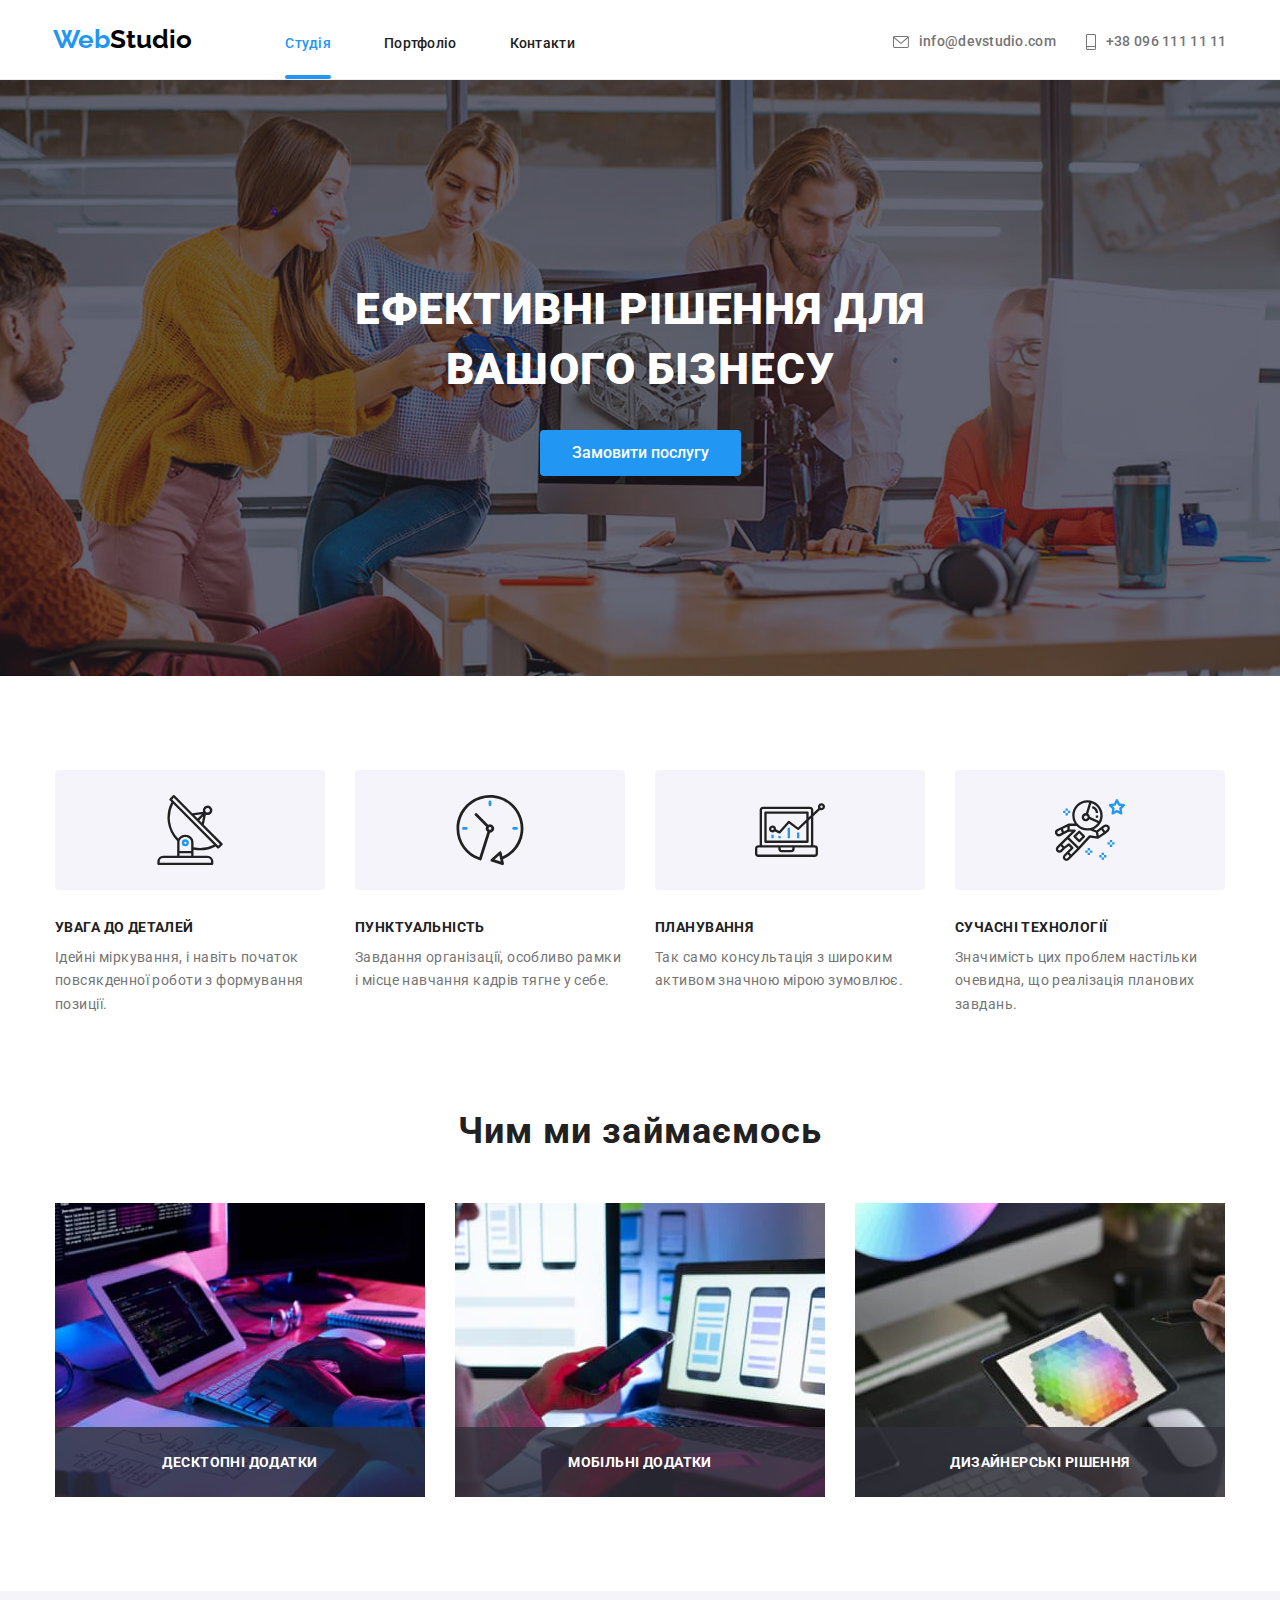
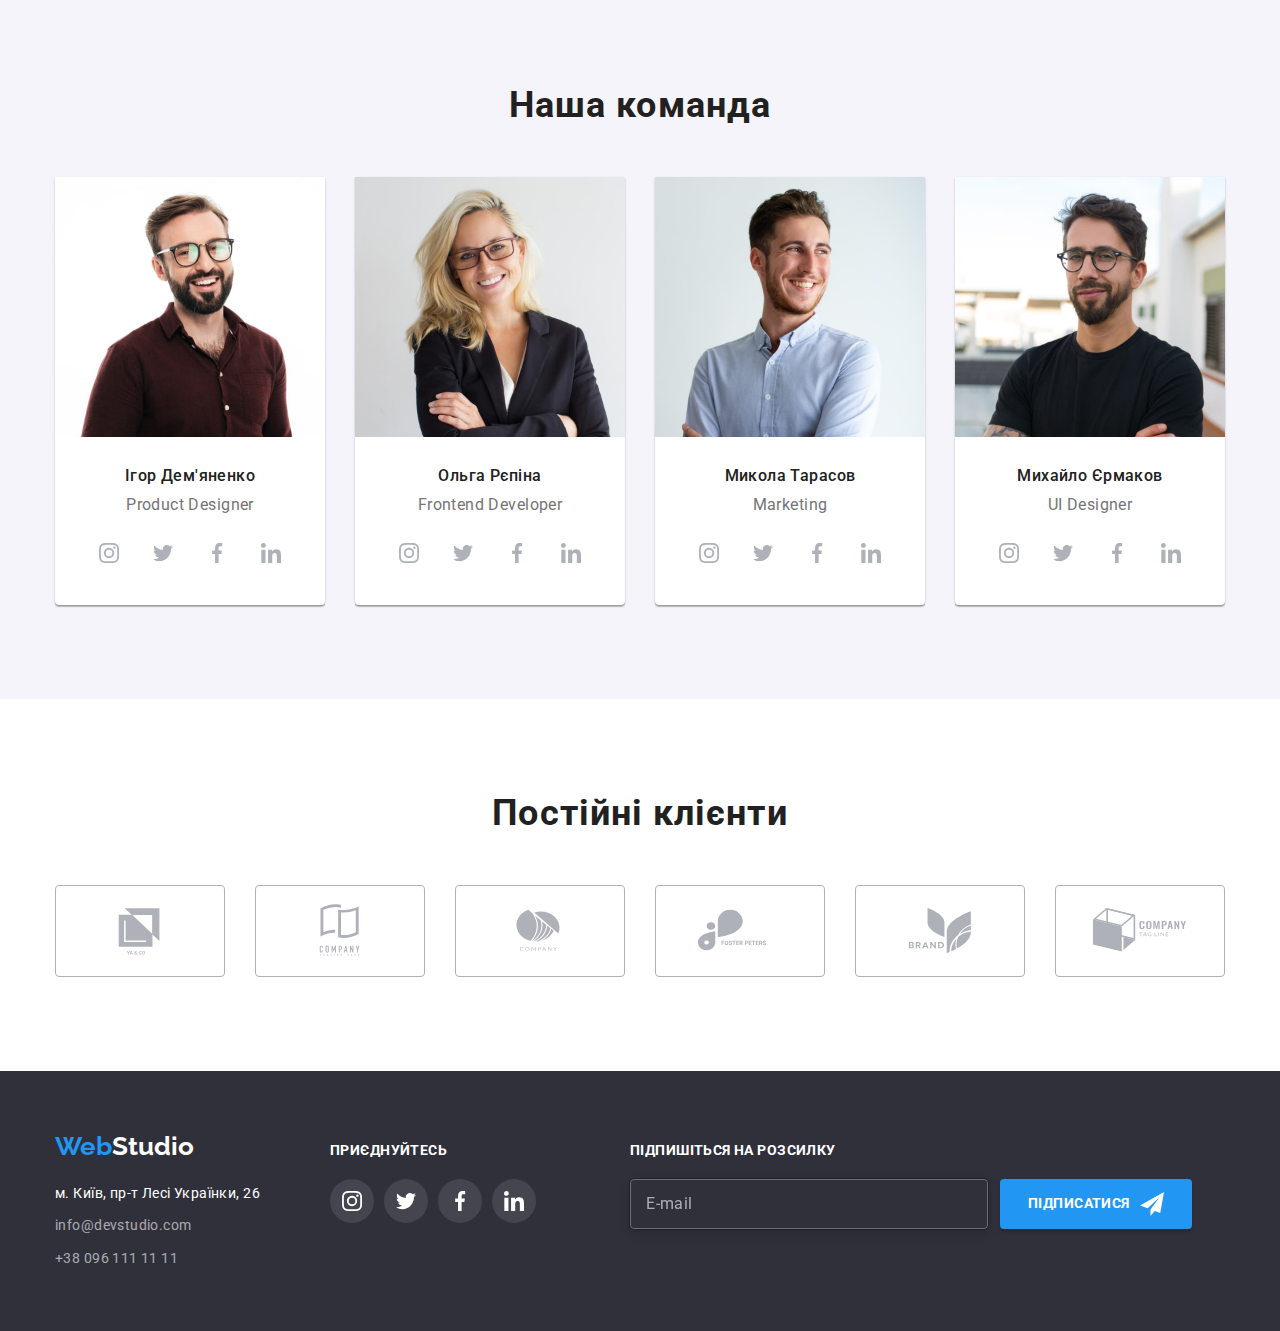
<file: index.html>
<!DOCTYPE html>
<html lang="uk">
  <head>
    <meta charset="UTF-8" />
    <meta http-equiv="X-UA-Compatible" content="IE=edge" />
    <meta name="viewport" content="width=device-width, initial-scale=1.0" />
    <title>Студія</title>
    <link rel="preconnect" href="https://fonts.googleapis.com" />
    <link rel="preconnect" href="https://fonts.gstatic.com" crossorigin />
    <link
      rel="stylesheet"
      href="https://cdnjs.cloudflare.com/ajax/libs/modern-normalize/1.1.0/modern-normalize.css"
    />
    <link
      href="https://fonts.googleapis.com/css2?family=Raleway:wght@700&family=Roboto:wght@400;500;700;900&display=swap"
      rel="stylesheet"
    />
    <link rel="stylesheet" href="./css/styles.css" />
  </head>
  <body>
    <header class="header">
      <div class="container container-header">
        <!--Логотип-->
        <a class="logo" href="./index.html"
          ><span class="logo-color">Web</span>Studio</a
        >
        <!--Навігація-->
        <nav class="site-nav">
          <ul class="list-nav">
            <li class="list-item">
              <a class="page" href="./index.html">Студія</a>
            </li>
            <li class="list-item">
              <a href="./portfolio.html">Портфоліо</a>
            </li>
            <li class="list-item"><a href="">Контакти</a></li>
          </ul>
        </nav>
        <!--Зв'язок з нами-->

        <ul class="contacts">
          <li class="contact-item">
            <a class="contact-icon" href="mailto:info@devstudio.com">
              <svg class="email" width="16" height="12">
                <use href="./images/symbol-defs.svg#icon-envelope-hover"></use>
              </svg>
              info@devstudio.com</a
            >
          </li>
          <li class="contact-item">
            <a class="contact-icon" href="tel:+380961111111">
              <svg class="phone" width="10" height="16">
                <use href="./images/symbol-defs.svg#icon-smartphone"></use>
              </svg>
              +38 096 111 11 11</a
            >
          </li>
        </ul>
      </div>
      <div class="header-border"></div>
    </header>

    <main>
      <!--Герой-->

      <section class="hero">
        <h1 class="hero-title">Ефективні рішення для вашого бізнесу</h1>
        <!--Кнопка-->
        <button class="studio" type="button" data-modal-open>
          Замовити послугу
        </button>
      </section>

      <!--Cекція-->
      <section class="content">
        <div class="container">
          <h2 class="visually-hidden">Методи покращення ефективності</h2>
          <ul class="methods-list list">
            <li class="list-item-method">
              <div class="icon-about">
                <svg class="decorative-images" width="70" height="70">
                  <use href="./images/symbol-defs.svg#icon-antenna-1"></use>
                </svg>
              </div>

              <h3 class="method-titles">УВАГА ДО ДЕТАЛЕЙ</h3>
              <p class="about-method">
                Ідейні міркування, і навіть початок повсякденної роботи з
                формування позиції.
              </p>
            </li>
            <li class="list-item-method">
              <div class="icon-about">
                <svg class="decorative-images" width="70" height="70">
                  <use href="./images/symbol-defs.svg#icon-clock-1"></use>
                </svg>
              </div>

              <h3 class="method-titles">ПУНКТУАЛЬНІСТЬ</h3>
              <p class="about-method">
                Завдання організації, особливо рамки і місце навчання кадрів
                тягне у себе.
              </p>
            </li>
            <li class="list-item-method">
              <div class="icon-about">
                <svg class="decorative-images" width="70" height="70">
                  <use href="./images/symbol-defs.svg#icon-diagram-1"></use>
                </svg>
              </div>

              <h3 class="method-titles">ПЛАНУВАННЯ</h3>
              <p class="about-method">
                Так само консультація з широким активом значною мірою зумовлює.
              </p>
            </li>
            <li class="list-item-method">
              <div class="icon-about">
                <svg class="decorative-images" width="70" height="70">
                  <use href="./images/symbol-defs.svg#icon-astronaut-1"></use>
                </svg>
              </div>

              <h3 class="method-titles">СУЧАСНІ ТЕХНОЛОГІЇ</h3>
              <p class="about-method">
                Значимість цих проблем настільки очевидна, що реалізація
                планових завдань.
              </p>
            </li>
          </ul>
        </div>
      </section>

      <section class="content content-no-pt">
        <div class="container">
          <h2 class="section-title">Чим ми займаємось</h2>
          <ul class="list-item-benefits">
            <li class="list-examples">
              <div class="thumb-photo">
                <img
                  class="example-photo"
                  src="./images/box1.jpg"
                  alt="Написання коду"
                  width="370"
                />
                <div class="overlay-photo">
                  <p class="photo-description">Десктопні додатки</p>
                </div>
              </div>
            </li>
            <li class="list-examples">
              <div class="thumb-photo">
                <img
                  class="example-photo"
                  src="./images/box2.jpg"
                  alt="Мобільна розробка"
                  width="370"
                />
                <div class="overlay-photo">
                  <p class="photo-description">Мобільні додатки</p>
                </div>
              </div>
            </li>
            <li class="list-examples">
              <div class="thumb-photo">
                <img
                  class="example-photo"
                  src="./images/box3.jpg"
                  alt="Розробка дизайну"
                  width="370"
                />
                <div class="overlay-photo">
                  <p class="photo-description">Дизайнерські рішення</p>
                </div>
              </div>
            </li>
          </ul>
        </div>
      </section>

      <section class="content content-bcgnd">
        <div class="container">
          <h2 class="section-title">Наша команда</h2>
          <ul class="team-list">
            <li class="team-card">
              <img
                class="photo"
                src="./images/photo1.jpg"
                alt="фото Ігора"
                width="270"
              />
              <div class="about-text">
                <h3 class="team-names">Ігор Дем'яненко</h3>
                <p class="job-title">Product Designer</p>
                <ul class="social-links">
                  <li class="social-links-icon">
                    <a class="link-to-social" href="">
                      <svg class="icon-social" width="20" height="20">
                        <use
                          href="./images/symbol-defs.svg#icon-instagram-2"
                        ></use>
                      </svg>
                    </a>
                  </li>
                  <li class="social-links-icon">
                    <a class="link-to-social" href="">
                      <svg class="icon-social" width="20" height="20">
                        <use
                          href="./images/symbol-defs.svg#icon-twitter-1"
                        ></use>
                      </svg>
                    </a>
                  </li>
                  <li class="social-links-icon">
                    <a class="link-to-social" href="">
                      <svg class="icon-social" width="20" height="20">
                        <use
                          href="./images/symbol-defs.svg#icon-facebook-1"
                        ></use>
                      </svg>
                    </a>
                  </li>
                  <li class="social-links-icon">
                    <a class="link-to-social" href="">
                      <svg class="icon-social" width="20" height="20">
                        <use
                          href="./images/symbol-defs.svg#icon-linkedin-1"
                        ></use>
                      </svg>
                    </a>
                  </li>
                </ul>
              </div>
            </li>
            <li class="team-card">
              <img
                class="photo"
                src="./images/photo2.jpg"
                alt="фото Ольги"
                width="270"
              />
              <div class="about-text">
                <h3 class="team-names">Ольга Рєпіна</h3>
                <p class="job-title">Frontend Developer</p>
                <ul class="social-links">
                  <li class="social-links-icon">
                    <a class="link-to-social" href="">
                      <svg class="icon-social" width="20" height="20">
                        <use
                          href="./images/symbol-defs.svg#icon-instagram-2"
                        ></use>
                      </svg>
                    </a>
                  </li>
                  <li class="social-links-icon">
                    <a class="link-to-social" href="">
                      <svg class="icon-social" width="20" height="20">
                        <use
                          href="./images/symbol-defs.svg#icon-twitter-1"
                        ></use>
                      </svg>
                    </a>
                  </li>
                  <li class="social-links-icon">
                    <a class="link-to-social" href="">
                      <svg class="icon-social" width="20" height="20">
                        <use
                          href="./images/symbol-defs.svg#icon-facebook-1"
                        ></use>
                      </svg>
                    </a>
                  </li>
                  <li class="social-links-icon">
                    <a class="link-to-social" href="">
                      <svg class="icon-social" width="20" height="20">
                        <use
                          href="./images/symbol-defs.svg#icon-linkedin-1"
                        ></use>
                      </svg>
                    </a>
                  </li>
                </ul>
              </div>
            </li>
            <li class="team-card">
              <img
                class="photo"
                src="./images/photo3.jpg"
                alt="Фото Миколи"
                width="270"
              />
              <div class="about-text">
                <h3 class="team-names">Микола Тарасов</h3>
                <p class="job-title">Marketing</p>
                <ul class="social-links">
                  <li class="social-links-icon">
                    <a class="link-to-social" href="">
                      <svg class="icon-social" width="20" height="20">
                        <use
                          href="./images/symbol-defs.svg#icon-instagram-2"
                        ></use>
                      </svg>
                    </a>
                  </li>
                  <li class="social-links-icon">
                    <a class="link-to-social" href="">
                      <svg class="icon-social" width="20" height="20">
                        <use
                          href="./images/symbol-defs.svg#icon-twitter-1"
                        ></use>
                      </svg>
                    </a>
                  </li>
                  <li class="social-links-icon">
                    <a class="link-to-social" href="">
                      <svg class="icon-social" width="20" height="20">
                        <use
                          href="./images/symbol-defs.svg#icon-facebook-1"
                        ></use>
                      </svg>
                    </a>
                  </li>
                  <li class="social-links-icon">
                    <a class="link-to-social" href="">
                      <svg class="icon-social" width="20" height="20">
                        <use
                          href="./images/symbol-defs.svg#icon-linkedin-1"
                        ></use>
                      </svg>
                    </a>
                  </li>
                </ul>
              </div>
            </li>
            <li class="team-card">
              <img
                class="photo"
                src="./images/photo4.jpg"
                alt="Фото Михайла"
                width="270"
              />
              <div class="about-text">
                <h3 class="team-names">Михайло Єрмаков</h3>
                <p class="job-title">UI Designer</p>
                <ul class="social-links">
                  <li class="social-links-icon">
                    <a class="link-to-social" href="">
                      <svg class="icon-social" width="20" height="20">
                        <use
                          href="./images/symbol-defs.svg#icon-instagram-2"
                        ></use>
                      </svg>
                    </a>
                  </li>
                  <li class="social-links-icon">
                    <a class="link-to-social" href="">
                      <svg class="icon-social" width="20" height="20">
                        <use
                          href="./images/symbol-defs.svg#icon-twitter-1"
                        ></use>
                      </svg>
                    </a>
                  </li>
                  <li class="social-links-icon">
                    <a class="link-to-social" href="">
                      <svg class="icon-social" width="20" height="20">
                        <use
                          href="./images/symbol-defs.svg#icon-facebook-1"
                        ></use>
                      </svg>
                    </a>
                  </li>
                  <li class="social-links-icon">
                    <a class="link-to-social" href="">
                      <svg class="icon-social" width="20" height="20">
                        <use
                          href="./images/symbol-defs.svg#icon-linkedin-1"
                        ></use>
                      </svg>
                    </a>
                  </li>
                </ul>
              </div>
            </li>
          </ul>
        </div>
      </section>

      <section class="content">
        <div class="container">
          <h2 class="section-title">Постійні клієнти</h2>
          <ul class="clients-list">
            <li class="clients-list-icon">
              <a href="" class="link-to-client">
                <svg class="client-icon" width="106" height="60">
                  <use href="./images/symbol-defs.svg#icon-Logo6"></use>
                </svg>
              </a>
            </li>
            <li class="clients-list-icon">
              <a href="" class="link-to-client">
                <svg class="client-icon" width="106" height="60">
                  <use href="./images/symbol-defs.svg#icon-Logo5"></use>
                </svg>
              </a>
            </li>
            <li class="clients-list-icon">
              <a href="" class="link-to-client">
                <svg class="client-icon" width="106" height="60">
                  <use href="./images/symbol-defs.svg#icon-Logo4"></use>
                </svg>
              </a>
            </li>
            <li class="clients-list-icon">
              <a href="" class="link-to-client">
                <svg class="client-icon" width="106" height="60">
                  <use href="./images/symbol-defs.svg#icon-Logo3"></use>
                </svg>
              </a>
            </li>
            <li class="clients-list-icon">
              <a href="" class="link-to-client">
                <svg class="client-icon" width="106" height="60">
                  <use href="./images/symbol-defs.svg#icon-Logo-2"></use>
                </svg>
              </a>
            </li>
            <li class="clients-list-icon">
              <a href="" class="link-to-client">
                <svg class="client-icon" width="106" height="60">
                  <use href="./images/symbol-defs.svg#icon-Logo"></use>
                </svg>
              </a>
            </li>
          </ul>
        </div>
      </section>
    </main>

    <footer>
      <div class="container footer-container">
        <div class="left-column">
          <a class="logo-footer" href="./index.html"
            ><span class="logo-color">Web</span>Studio</a
          >
          <!--Адреса-->
          <address>
            <ul class="footer-nav">
              <li class="location">
                <a class="address-footer" href=""
                  >м. Київ, пр-т Лесі Українки, 26</a
                >
              </li>
              <li class="location">
                <a class="adress-footer" href="mailto:info@devstudio.com"
                  >info@devstudio.com</a
                >
              </li>
              <li class="location">
                <a class="adress-footer" href="tel:+380961111111"
                  >+38 096 111 11 11</a
                >
              </li>
            </ul>
          </address>
        </div>

        <div class="join-social">
          <h3 class="join-to-us">Приєднуйтесь</h3>
          <ul class="footer-social">
            <li class="footer-icon">
              <a href="" class="join-link">
                <svg class="icon-social-footer" width="20" height="20">
                  <use href="./images/symbol-defs.svg#icon-instagram-2"></use>
                </svg>
              </a>
            </li>
            <li class="footer-icon">
              <a href="" class="join-link">
                <svg class="icon-social-footer" width="20" height="20">
                  <use href="./images/symbol-defs.svg#icon-twitter-1"></use>
                </svg>
              </a>
            </li>
            <li class="footer-icon">
              <a href="" class="join-link">
                <svg class="icon-social-footer" width="20" height="20">
                  <use href="./images/symbol-defs.svg#icon-facebook-1"></use>
                </svg>
              </a>
            </li>
            <li class="footer-icon">
              <a href="" class="join-link">
                <svg class="icon-social-footer" width="20" height="20">
                  <use href="./images/symbol-defs.svg#icon-linkedin-1"></use>
                </svg>
              </a>
            </li>
          </ul>
        </div>
        <div class="follow">
          <form class="follow-us">
            <label class="label-follow"
              >Підпишіться на розсилку
              <input
                class="follow-input"
                type="email"
                name="email"
                placeholder="E-mail"
              />
            </label>
            <button class="follow-btn" type="sumbit">
              Підписатися
              <svg class="follow-icon" width="24" height="24">
                <use href="./images/symbol-defs.svg#icon-icon-send"></use>
              </svg>
            </button>
          </form>
        </div>
      </div>
    </footer>
    <div class="backdrop is-hidden" data-modal>
      <div class="modal">
        <p class="modal-сall-back">Залиште свої дані, ми вам передзвонимо</p>
        <button class="button-modal" data-modal-close>
          <svg class="modal-icon" width="18" height="18">
            <use
              href="./images/symbol-defs.svg#icon-close-black-18dp-2-1"
            ></use>
          </svg>
        </button>
        <form>
          <div class="modal-item">
            <label class="modal-label" for="modal-name">Ім'я</label>
            <div class="input-box">
              <input
                class="modal-input"
                type="text"
                name="username"
                id="modal-name"
                placeholder=" "
              />
              <svg class="modal-window-icon" width="18" height="18">
                <use
                  href="./images/symbol-defs.svg#icon-person-black-18dp-1-1"
                ></use>
              </svg>
            </div>
          </div>

          <div class="modal-item">
            <label class="modal-label" for="modal-tel">Телефон</label>
            <div class="input-box">
              <input
                class="modal-input"
                type="tel"
                name="modal-tel"
                id="modal-tel"
                placeholder=" "
              />
              <svg class="modal-window-icon" width="18" height="18">
                <use
                  href="./images/symbol-defs.svg#icon-phone-black-18dp-1"
                ></use>
              </svg>
            </div>
          </div>
          <div class="modal-item">
            <label class="modal-label" for="modal-mail">Пошта</label>
            <div class="input-box">
              <input
                class="modal-input"
                type="mail"
                name="modal-mail"
                id="modal-mail"
                placeholder=" "
              />
              <svg class="modal-window-icon" width="18" height="18">
                <use
                  href="./images/symbol-defs.svg#icon-email-black-18dp-1-1"
                ></use>
              </svg>
            </div>
          </div>
          <div class="modal-item comment">
            <label class="modal-label" for="modal-comment">Коментар</label>
            <div class="input-box">
              <textarea
                class="modal-comment"
                name="modal-comment"
                id="modal-comment"
                placeholder="Введіть текст"
              ></textarea>
            </div>
          </div>
          <div class="modal-check">
            <label class="checkbox" for="policy">
              <input
                class="modal-checkbox visually-hidden"
                type="checkbox"
                name="checkbox"
                id="policy"
              />
              <span class="checkbox-icon">
                <svg class="check-icon" width="16" height="15">
                  <use href="./images/symbol-defs.svg#icon-Vector"></use>
                </svg>
              </span>
              <span class="checkbox-text">
                Погоджуюся з розсилкою та приймаю
                <a class="checkbox-link" href="">Умови договору</a>
              </span>
            </label>
            <button class="modal-submit" type="submit">Відправити</button>
          </div>
        </form>
      </div>
    </div>
    <script src="./js/modai.js"></script>
  </body>
</html>
</file>
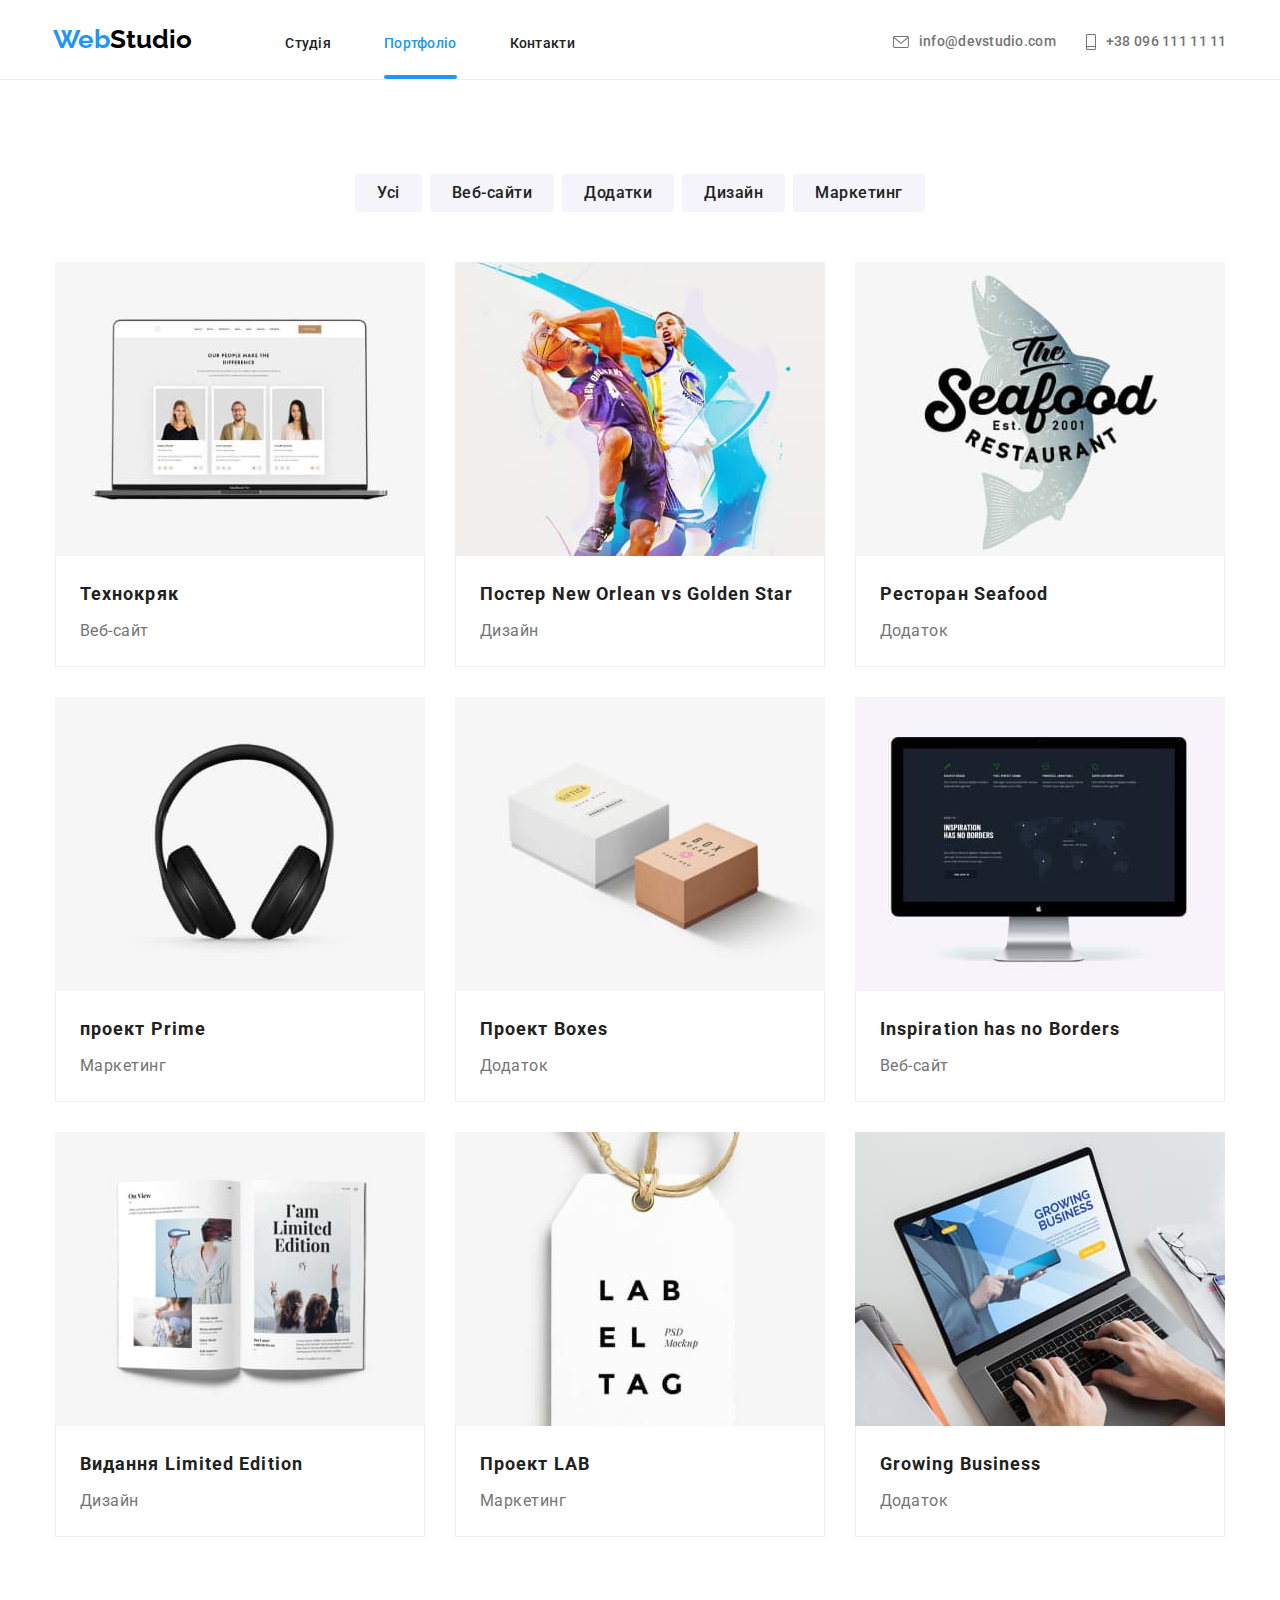
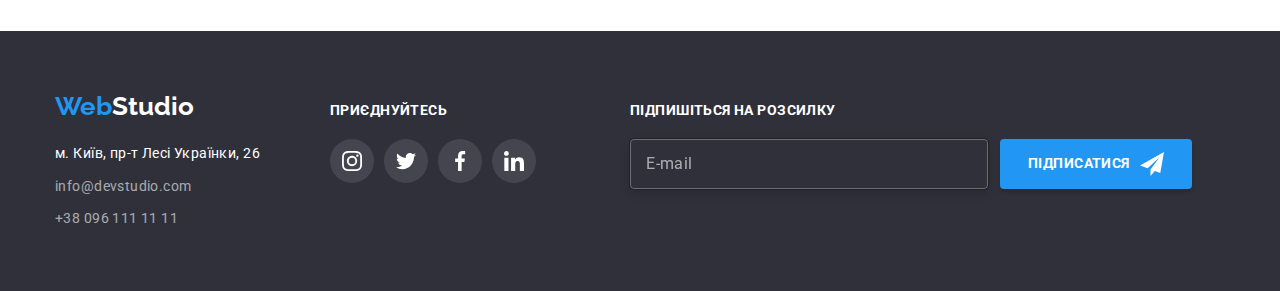
<file: portfolio.html>
<!DOCTYPE html>
<html lang="uk">
  <head>
    <meta charset="UTF-8" />
    <meta http-equiv="X-UA-Compatible" content="IE=edge" />
    <meta name="viewport" content="width=device-width, initial-scale=1.0" />
    <title>Портфоліо</title>
    <link
      rel="stylesheet"
      href="https://cdnjs.cloudflare.com/ajax/libs/modern-normalize/1.1.0/modern-normalize.css"
    />
    <link
      href="https://fonts.googleapis.com/css2?family=Raleway:wght@700&family=Roboto:wght@400;500;700&display=swap"
      rel="stylesheet"
    />
    <link rel="stylesheet" href="./css/styles.css" />
  </head>
  <body>
    <header class="header">
      <div class="container container-header">
        <!--Логотип-->
        <a class="logo" href="./index.html"
          ><span class="logo-color">Web</span>Studio</a
        >
        <!--Навігація-->
        <nav class="site-nav">
          <ul class="list-nav">
            <li class="list-item">
              <a href="./index.html">Студія</a>
            </li>
            <li class="list-item">
              <a class="page" href="./portfolio.html">Портфоліо</a>
            </li>
            <li class="list-item"><a href="">Контакти</a></li>
          </ul>
        </nav>
        <!--Зв'язок з нами-->

        <ul class="contacts">
          <li class="contact-item">
            <a class="contact-icon" href="mailto:info@devstudio.com">
              <svg class="email" width="16" height="12">
                <use href="./images/symbol-defs.svg#icon-envelope-hover"></use>
              </svg>
              info@devstudio.com</a
            >
          </li>
          <li class="contact-item">
            <a class="contact-icon" href="tel:+380961111111">
              <svg class="phone" width="10" height="16">
                <use href="./images/symbol-defs.svg#icon-smartphone"></use>
              </svg>
              +38 096 111 11 11</a
            >
          </li>
        </ul>
      </div>
      <div class="header-border"></div>
    </header>

    <main>
      <section class="content">
        <div class="container">
          <h1 class="visually-hidden">Наші роботи</h1>

          <ul class="portfolio-btn">
            <li class="btn-icon">
              <button class="control-btn" type="button">Усі</button>
            </li>
            <li class="btn-icon">
              <button class="control-btn" type="button">Веб-сайти</button>
            </li>
            <li class="btn-icon">
              <button class="control-btn" type="button">Додатки</button>
            </li>
            <li class="btn-icon">
              <button class="control-btn" type="button">Дизайн</button>
            </li>
            <li class="btn-icon">
              <button class="control-btn" type="button">Маркетинг</button>
            </li>
          </ul>

          <ul class="products">
            <li class="card-product">
              <a class="product" href=""
                ><div class="thumb">
                  <img
                    class="product-img"
                    src="./images/img1.jpg"
                    alt="Ноутбук"
                    width="370"
                    height="294"
                  />
                  <div class="overlay">
                    <p class="description">
                      Ресурс пропонує комплексні пропозиції з різним рівнем
                      функціоналу та сервісів. Все це дозволить відвідувачу
                      отримати вичерпні відомості про компанію чи приватну
                      особу.
                    </p>
                  </div>
                </div>
                <div class="about-products">
                  <h2 class="product-name">Технокряк</h2>
                  <p class="product-type">Веб-сайт</p>
                </div>
              </a>
            </li>
            <li class="card-product">
              <a class="product" href=""
                ><div class="thumb">
                  <img
                    class="product-img"
                    src="./images/img2.jpg"
                    alt="Гра в баскетбол"
                    width="370"
                    height="294"
                  />
                  <div class="overlay">
                    <p class="description">
                      Ресурс пропонує комплексні пропозиції з різним рівнем
                      функціоналу та сервісів. Все це дозволить відвідувачу
                      отримати вичерпні відомості про компанію чи приватну
                      особу.
                    </p>
                  </div>
                </div>

                <div class="about-products">
                  <h2 class="product-name">Постер New Orlean vs Golden Star</h2>
                  <p class="product-type">Дизайн</p>
                </div></a
              >
            </li>
            <li class="card-product">
              <a class="product" href=""
                ><div class="thumb">
                  <img
                    class="product-img"
                    src="./images/img3.jpg"
                    alt="Логотип ресторану"
                    width="370"
                    height="294"
                  />
                  <div class="overlay">
                    <p class="description">
                      Ресурс пропонує комплексні пропозиції з різним рівнем
                      функціоналу та сервісів. Все це дозволить відвідувачу
                      отримати вичерпні відомості про компанію чи приватну
                      особу.
                    </p>
                  </div>
                </div>
                <div class="about-products">
                  <h2 class="product-name">Ресторан Seafood</h2>
                  <p class="product-type">Додаток</p>
                </div></a
              >
            </li>
            <li class="card-product">
              <a class="product" href=""
                ><div class="thumb">
                  <img
                    class="product-img"
                    src="./images/img4.jpg"
                    alt="Навушники"
                    width="370"
                    height="294"
                  />
                  <div class="overlay">
                    <p class="description">
                      Ресурс пропонує комплексні пропозиції з різним рівнем
                      функціоналу та сервісів. Все це дозволить відвідувачу
                      отримати вичерпні відомості про компанію чи приватну
                      особу.
                    </p>
                  </div>
                </div>
                <div class="about-products">
                  <h2 class="product-name">проект Prime</h2>
                  <p class="product-type">Маркетинг</p>
                </div></a
              >
            </li>
            <li class="card-product">
              <a class="product" href=""
                ><div class="thumb">
                  <img
                    class="product-img"
                    src="./images/img5.jpg"
                    alt="Коробки"
                    width="370"
                    height="294"
                  />
                  <div class="overlay">
                    <p class="description">
                      Ресурс пропонує комплексні пропозиції з різним рівнем
                      функціоналу та сервісів. Все це дозволить відвідувачу
                      отримати вичерпні відомості про компанію чи приватну
                      особу.
                    </p>
                  </div>
                </div>
                <div class="about-products">
                  <h2 class="product-name">Проект Boxes</h2>
                  <p class="product-type">Додаток</p>
                </div></a
              >
            </li>
            <li class="card-product">
              <a class="product" href=""
                ><div class="thumb">
                  <img
                    class="product-img"
                    src="./images/img6.jpg"
                    alt="Комп'ютер"
                    width="370"
                    height="294"
                  />
                  <div class="overlay">
                    <p class="description">
                      Ресурс пропонує комплексні пропозиції з різним рівнем
                      функціоналу та сервісів. Все це дозволить відвідувачу
                      отримати вичерпні відомості про компанію чи приватну
                      особу.
                    </p>
                  </div>
                </div>
                <div class="about-products">
                  <h2 class="product-name">Inspiration has no Borders</h2>
                  <p class="product-type">Веб-сайт</p>
                </div></a
              >
            </li>
            <li class="card-product">
              <a class="product" href=""
                ><div class="thumb">
                  <img
                    class="product-img"
                    src="./images/img7.jpg"
                    alt="Книга"
                    width="370"
                    height="294"
                  />
                  <div class="overlay">
                    <p class="description">
                      Ресурс пропонує комплексні пропозиції з різним рівнем
                      функціоналу та сервісів. Все це дозволить відвідувачу
                      отримати вичерпні відомості про компанію чи приватну
                      особу.
                    </p>
                  </div>
                </div>

                <div class="about-products">
                  <h2 class="product-name">Видання Limited Edition</h2>
                  <p class="product-type">Дизайн</p>
                </div></a
              >
            </li>
            <li class="card-product">
              <a class="product" href=""
                ><div class="thumb">
                  <img
                    class="product-img"
                    src="./images/img8.jpg"
                    alt="Бирка"
                    width="370"
                    height="294"
                  />
                  <div class="overlay">
                    <p class="description">
                      Ресурс пропонує комплексні пропозиції з різним рівнем
                      функціоналу та сервісів. Все це дозволить відвідувачу
                      отримати вичерпні відомості про компанію чи приватну
                      особу.
                    </p>
                  </div>
                </div>

                <div class="about-products">
                  <h2 class="product-name">Проект LAB</h2>
                  <p class="product-type">Маркетинг</p>
                </div></a
              >
            </li>
            <li class="card-product">
              <a class="product" href=""
                ><div class="thumb">
                  <img
                    class="product-img"
                    src="./images/img9.jpg"
                    alt="Ноутбук"
                    width="370"
                    height="294"
                  />
                  <div class="overlay">
                    <p class="description">
                      Ресурс пропонує комплексні пропозиції з різним рівнем
                      функціоналу та сервісів. Все це дозволить відвідувачу
                      отримати вичерпні відомості про компанію чи приватну
                      особу.
                    </p>
                  </div>
                </div>

                <div class="about-products">
                  <h2 class="product-name">Growing Business</h2>
                  <p class="product-type">Додаток</p>
                </div></a
              >
            </li>
          </ul>
        </div>
      </section>
    </main>

    <footer>
      <div class="container footer-container">
        <div class="left-column">
          <a class="logo-footer" href="./index.html"
            ><span class="logo-color">Web</span>Studio</a
          >
          <!--Адреса-->
          <address>
            <ul class="footer-nav">
              <li class="location">
                <a class="address-footer" href=""
                  >м. Київ, пр-т Лесі Українки, 26</a
                >
              </li>
              <li class="location">
                <a class="adress-footer" href="mailto:info@devstudio.com"
                  >info@devstudio.com</a
                >
              </li>
              <li class="location">
                <a class="adress-footer" href="tel:+380961111111"
                  >+38 096 111 11 11</a
                >
              </li>
            </ul>
          </address>
        </div>

        <div class="join-social">
          <h3 class="join-to-us">Приєднуйтесь</h3>
          <ul class="footer-social">
            <li class="footer-icon">
              <a href="" class="join-link">
                <svg class="icon-social-footer" width="20" height="20">
                  <use href="./images/symbol-defs.svg#icon-instagram-2"></use>
                </svg>
              </a>
            </li>
            <li class="footer-icon">
              <a href="" class="join-link">
                <svg class="icon-social-footer" width="20" height="20">
                  <use href="./images/symbol-defs.svg#icon-twitter-1"></use>
                </svg>
              </a>
            </li>
            <li class="footer-icon">
              <a href="" class="join-link">
                <svg class="icon-social-footer" width="20" height="20">
                  <use href="./images/symbol-defs.svg#icon-facebook-1"></use>
                </svg>
              </a>
            </li>
            <li class="footer-icon">
              <a href="" class="join-link">
                <svg class="icon-social-footer" width="20" height="20">
                  <use href="./images/symbol-defs.svg#icon-linkedin-1"></use>
                </svg>
              </a>
            </li>
          </ul>
        </div>
        <div class="follow">
          <form class="follow-us">
            <label class="label-follow"
              >Підпишіться на розсилку
              <input class="follow-input" type="email" name="email" placeholder="E-mail" />
            </label>
            <button class="follow-btn" type="sumbit">Підписатися <svg class="follow-icon" width="24" height="24">
              <use href="./images/symbol-defs.svg#icon-icon-send"></use>
            </svg></button>
          </form>
        </div>
      </div>
    </footer>
  </body>
</html>
</file>
<file: css/styles.css>
html {
  box-sizing: border-box;
}

*,
*::before,
*::after {
  box-sizing: inherit;
}

:root {
  --primary-text-color: #757575;
  --title-text-color: #212121;
  --accent-color: #2196f3;
  --primary-white-color: #ffffff;
}

ul {
  list-style: none;
  margin: 0px;
}

a {
  text-decoration: none;
}

h1,
h2,
h3,
h4,
h5,
h6,
p,
ul {
  margin: 0px;
}

.container {
  max-width: 1200px;
  padding: 0 15px;
  margin-left: auto;
  margin-right: auto;
}

.content {
  padding-top: 94px;
  padding-bottom: 94px;
}

/*Хедер*/

header {
  position: relative;
}

.container-header {
  display: flex;
  align-items: baseline;
  padding-top: 24px;
  padding-bottom: 24px;
  height: 80px;
  margin: auto;
  justify-content: center;
}

.logo {
  font-family: Raleway, cursive;
  font-size: 26px;
  font-weight: 700;
  line-height: 1.19;
  color: #000;
}
.logo-color {
  color: var(--accent-color);
}

.list-nav {
  margin-left: 93px;
}

.list-item {
  margin-right: 50px;
  letter-spacing: 0.02em;
}

.list-item:last-child {
  margin-right: 0px;
}

.contacts {
  display: flex;
  letter-spacing: 0.02em;
}

.contact-item:first-child {
  margin-right: 30px;
}

/* навігація в хедері*/

a .logo {
  display: inline-block;
}

ul {
  display: inline-block;
  padding-inline-start: 0px;
}

.site-nav {
  display: flex;
  flex-shrink: 0;
}

.site-nav li {
  display: inline-block;
}

.site-nav a {
  color: var(--title-text-color);
  transition-property: color;
  transition-duration: 250ms;
  transition-timing-function: cubic-bezier(0.4, 0, 0.2, 1);
  font-weight: 500;
  font-size: 14px;
  line-height: 1.14;
}

.site-nav a:hover,
.site-nav a:focus {
  color: var(--accent-color);
}

li .page {
  color: var(--accent-color);
}

.page {
  position: relative;
}

.page::after {
  position: absolute;
  left: 0;
  bottom: -28px;
  content: "";
  width: 100%;
  height: 4px;
  background-color: var(--accent-color);
  border-radius: 4px;
  z-index: 1;
}

/*Контакти в хедері*/

.contacts {
  margin-left: 318px;
  flex-shrink: 0;
}

.contact-item {
  margin-right: 0px;
}

.contacts:first-child {
  margin-right: 50px;
}

.contacts a {
  color: var(--primary-text-color);
  transition-property: color;
  transition-duration: 250ms;
  font-weight: 500;
  font-size: 14px;
  line-height: 1.14;
  display: flex;
  align-items: center;
  justify-content: center;
  transition: color 250ms cubic-bezier(0.4, 0, 0.2, 1);
}

.contacts a:hover,
.contacts a:focus {
  color: var(--accent-color);
}

body {
  font-family: "Roboto", sans-serif;
  font-weight: 400;
  font-size: 14px;
  line-height: 1.71;
  color: var(--primary-text-color);
}

.email {
  margin-right: 10px;
  fill: #757575;
  transition-property: fill;
  transition-duration: 250ms;
  transition-timing-function: cubic-bezier(0.4, 0, 0.2, 1);
}

.phone {
  margin-right: 10px;
  fill: #757575;
  transition-property: fill;
  transition-duration: 250ms;
  transition-timing-function: cubic-bezier(0.4, 0, 0.2, 1);
}

.contact-icon:hover,
.contact-icon:focus {
  fill: var(--accent-color);
}

.email:hover,
.email:focus {
  fill: var(--accent-color);
}
.phone:hover,
.phone:focus {
  fill: var(--accent-color);
}

.contact-icon:hover .email,
.contact-icon:focus .email {
  fill: var(--accent-color);
}

.contact-icon:hover .phone,
.contact-icon:focus .phone {
  fill: var(--accent-color);
}

.header-border {
  position: absolute;
  left: 0;
  bottom: 0;
  content: "";
  width: 100%;
  border-bottom: 1px solid #ececec;
}

/*Герой*/

.hero {
  padding-top: 200px;
  padding-bottom: 200px;
  text-align: center;
  background-image: linear-gradient(#2f303a66, #2f303a66),
    url(../images/bcgnd-foto.jpg);
  background-repeat: no-repeat;
  background-size: 1600px;
  background-position: 50%;
  letter-spacing: 0.06em;
}

.visually-hidden {
  position: absolute;
  width: 1px;
  height: 1px;
  margin: -1px;
  border: 0;
  padding: 0;

  white-space: nowrap;
  clip-path: inset(100%);
  clip: rect(0 0 0 0);
  overflow: hidden;
}

.hero-title {
  font-family: "Roboto", sans-serif;
  max-width: 696px;
  margin: 0px auto;
  font-weight: 900;
  font-size: 44px;
  line-height: 1.36;
  color: var(--primary-white-color);
  text-transform: uppercase;
}

/*Кнопка*/

button {
  margin-top: 30px;
  padding: 10px 32px;
  border-radius: 4px;
  border-color: var(--accent-color);
  border: 0px;
}

.studio {
  background-color: #2196f3;
  color: var(--primary-white-color);
  font-family: "Roboto";
  font-weight: 500;
  font-size: 16px;
  line-height: 1.62;
  box-shadow: 0px 4px 4px rgba(0, 0, 0, 0.15);
}
.studio:hover,
.studio:focus {
  color: aliceblue;
}

.studio {
  cursor: pointer;
}

/*Секція-1*/

.icon-about {
  display: flex;
  background-color: #f5f4fa;
  justify-content: center;
  align-items: center;
  width: 270px;
  height: 120px;
  border-radius: 4px;
  margin-bottom: 30px;
}

.methods-list {
  display: flex;
  text-align: center;
  letter-spacing: 0.03em;
}

.list-item-method:last-child {
  margin-right: 0px;
}

.list-item-method {
  width: 270px;
  margin-right: 30px;
}

.method-titles {
  text-align: start;
  font-weight: 700;
  font-size: 14px;
  line-height: 1.14;
  color: var(--title-text-color);
  margin-bottom: 10px;
}

.about-method {
  text-align: left;
}

/*Секція-2*/

.content-no-pt {
  padding-top: 0px;
}

.list-item-benefits {
  display: flex;
}

.list-examples {
  margin-right: 30px;
}

.list-examples:last-child {
  margin-right: 0px;
}

.example-photo {
  display: block;
}

.thumb-photo {
  position: relative;
}

.overlay-photo {
  position: absolute;
  display: flex;
  align-items: center;
  justify-content: center;
  left: 0;
  bottom: 0;
  width: 100%;
  height: 70px;
  background-color: rgba(47, 48, 58, 0.8);
}

.photo-description {
  font-weight: 700;
  font-size: 14px;
  line-height: 16px;
  text-align: center;
  letter-spacing: 0.03em;
  text-transform: uppercase;
  color: #ffffff;
}

.section-title {
  margin-bottom: 50px;
  font-weight: 700;
  font-size: 36px;
  line-height: 1.16;
  text-align: center;
  letter-spacing: 0.03em;
  color: var(--title-text-color);
}

/*Секція-3*/

.team-list {
  display: flex;
  justify-content: space-between;
}

.about-text {
  padding-top: 30px;
  padding-bottom: 30px;
}

.team-card {
  padding-bottom: 30px;
  width: 270px;
  height: 428px;
  background: #ffffff;
  letter-spacing: 0.03em;
  box-shadow: 0px 1px 3px rgba(0, 0, 0, 0.12), 0px 1px 1px rgba(0, 0, 0, 0.14),
    0px 2px 1px rgba(0, 0, 0, 0.2);
  border-radius: 0px 0px 4px 4px;
}

.team-card:last-child {
  padding-right: 0px;
}

.team-names {
  text-align: center;
  font-weight: 500;
  font-size: 16px;
  line-height: 1.18;
  margin-bottom: 10px;
  color: var(--title-text-color);
}

.job-title {
  text-align: center;
  font-size: 16px;
  line-height: 1.18;
  color: var(--primary-text-color);
  margin-bottom: 16px;
}

.social-links {
  display: flex;
  gap: 10px;
  justify-content: center;
}

.social-links-icon {
  display: flex;
  flex-wrap: wrap;
  justify-content: center;
  align-content: center;
  width: 44px;
  height: 44px;
  border-radius: 50%;
}

.link-to-social:hover,
.link-to-social:focus {
  background-color: #2196f3;
}

.link-to-social:hover .icon-social,
.link-to-social:focus .icon-social {
  fill: white;
}

.icon-social {
  fill: #afb1b8;
  transition-property: fill;
  transition-duration: 250ms;
  transition-timing-function: (cubic-bezier(0.4, 0, 0.2, 1));
}

.link-to-social {
  display: flex;
  flex-wrap: wrap;
  align-content: center;
  justify-content: center;
  width: 44px;
  height: 44px;
  border-radius: 50%;
  background-color: #fff;
  transition-property: background-color;
  transition-duration: 250ms;
  transition-timing-function: (cubic-bezier(0.4, 0, 0.2, 1));
}

.photo {
  display: block;
}

.content-bcgnd {
  background-color: #f5f4fa;
}

/*Секція-4*/

.clients-list {
  display: flex;
  gap: 30px;
}

.clients-list-icon {
  display: flex;
}

.client-icon {
  fill: #afb1b8;
  transition-property: fill;
  transition-duration: 250ms;
  transition-timing-function: cubic-bezier(0.4, 0, 0.2, 1);
}

.link-to-client {
  display: flex;
  align-items: center;
  justify-content: center;
  width: 170px;
  height: 92px;
  border: 1px solid #afb1b8;
  border-radius: 4px;
  transition-property: border-color;
  transition-duration: 250ms;
  transition-timing-function: cubic-bezier(0.4, 0, 0.2, 1);
}

.link-to-client:hover,
.link-to-client:focus {
  border: 1px solid var(--accent-color);
}

.link-to-client:hover .client-icon,
.link-to-client:focus .client-icon {
  fill: var(--accent-color);
}

/*Footer*/

.logo-footer {
  font-family: Raleway, sans-serif;
  font-size: 26px;
  font-weight: 700;
  line-height: 1.19;
  color: var(--primary-white-color);
  display: block;
}

address {
  margin-top: 20px;
}

.location {
  margin-bottom: 9px;
}

.location:last-child {
  margin-bottom: 0px;
}

.footer-nav {
  letter-spacing: 0.03em;
}

footer {
  background-color: #2f303a;
}

.footer-container {
  display: flex;
  padding-top: 60px;
  padding-bottom: 60px;
  align-items: flex-start;
}

/* навігація в футері*/

.footer-nav a {
  color: rgba(255, 255, 255, 0.6);
}

.footer-nav a:hover,
.footer-nav a:focus {
  color: var(--primary-white-color);
}

address {
  font-style: normal;
}

.location a {
  color: rgba(255, 255, 255, 0.6);
}

.address-footer:first-child {
  color: var(--primary-white-color);
}

.join-social {
  display: flex;
  flex-direction: column;
  width: 206px;
  margin-left: 70px;
}

.join-link {
  display: flex;
  width: 44px;
  height: 44px;
  border-radius: 50%;
  justify-content: center;
  align-items: center;
  background-color: rgba(255, 255, 255, 0.1);
  transition-property: background-color;
  transition-duration: 250ms;
  transition-timing-function: cubic-bezier(0.4, 0, 0.2, 1);
}

.join-link:hover,
.join-link:focus {
  background-color: var(--accent-color);
}

.join-to-us {
  padding-top: 12px;
  margin-bottom: 20px;
  font-weight: 700;
  font-size: 14px;
  line-height: 1.14;
  letter-spacing: 0.03em;
  text-transform: uppercase;
  color: #ffffff;
}

.footer-social {
  display: flex;
  gap: 10px;
}

.icon-social-footer {
  fill: white;
}

/*Follow-us*/

.follow {
  display: flex;
  margin-left: 94px;
}

.label-follow {
  font-weight: 700;
  font-size: 14px;
  line-height: 1.14;
  letter-spacing: 0.03em;
  text-transform: uppercase;
  color: #ffffff;
  display: flex;
  flex-direction: column;
  padding-top: 12px;
}

.follow-us {
  display: flex;
  align-items: flex-end;
}

.follow-input {
  height: 50px;
  width: 358px;
  margin-top: 20px;
  background-color: #2f303a;
  border: 1px solid rgba(255, 255, 255, 0.3);
  filter: drop-shadow(0px 4px 4px rgba(0, 0, 0, 0.15));
  border-radius: 4px;
  outline: 1px solid #212121;
}

.follow-btn {
  font-weight: 700;
  font-size: 14px;
  line-height: 1.14;
  letter-spacing: 0.03em;
  text-transform: uppercase;
  color: #ffffff;
  height: 50px;
  background-color: var(--accent-color);
  border-radius: 4px;
  border: 0;
  box-shadow: 0px 4px 4px rgba(0, 0, 0, 0.15);
  margin: 0;
  margin-left: 12px;
  cursor: pointer;
  display: flex;
  align-items: center;
  padding: 10px 28px;
}

.follow-icon {
  margin-left: 10px;
  fill: #fff;
}

/*Modal-window*/

.backdrop.is-hidden {
  visibility: hidden;
  opacity: 0;
  pointer-events: none;
}

.backdrop {
  position: fixed;
  left: 0;
  top: 0;
  width: 100%;
  height: 100%;
  background-color: #00000033;
  opacity: 1;
  transition-property: opacity 250ms cubic-bezier(0.4, 0, 0.2, 1);
  transition-duration: 1s;
}

.modal {
  position: absolute;
  top: 50%;
  left: 50%;
  transform: translate(-50%, -50%);
  width: 528px;
  padding: 40px;
  background-color: #fff;
  box-shadow: 0px 1px 3px rgba(0, 0, 0, 0.12), 0px 1px 1px rgba(0, 0, 0, 0.14),
    0px 2px 1px rgba(0, 0, 0, 0.2);
  border-radius: 4px;
}

.modal-сall-back {
  font-weight: 700;
  font-size: 20px;
  line-height: 23px;
  text-align: center;
  letter-spacing: 0.03em;

  color: #212121;
  margin-bottom: 12px;
}

.follow-input {
  background-color: #2f303a;
  color: #fff;
  padding-left: 15px;
}

.label-follow input::placeholder {
  font-weight: 400;
  font-size: 16px;
  line-height: 1.25;
  letter-spacing: 0.03em;
  color: rgba(255, 255, 255, 0.6);
}

.button-modal {
  position: fixed;
  right: 8px;
  top: 8px;
  display: flex;
  width: 30px;
  height: 30px;
  border-radius: 50%;
  background-color: #fff;
  border: 1px solid rgba(0, 0, 0, 0.1);
  padding: 0;
  margin: 0;
  align-items: center;
  justify-content: center;
  transition-property: opacity, scale;
  transition-duration: 1s;
}

.modal-icon {
  transition: fill 250ms cubic-bezier(0.4, 0, 0.2, 1);
}

.modal-icon:hover {
  cursor: pointer;
  fill: #188ce8;
}

.modal-icon:focus {
  fill: #188ce8;
}


.modal-item {
  margin-bottom: 10px;
}

.comment{
  margin-bottom: 20px;
}

.modal-label {
  cursor: pointer;
  margin-bottom: 4px;
  font-size: 12px;
  line-height: 1.16;
  letter-spacing: 0.01em;
  color: #757575;
}
.input-box {
  position: relative;
}

.modal-input {
  width: 100%;
  height: 40px;
  border: 1px solid rgba(33, 33, 33, 0.2);
  border-radius: 4px;
  font-size: 12px;
  line-height: 1.16;
  letter-spacing: 0.01em;
  color: #000;
  padding-left: 40px;
}

.modal-input:focus {
  border: 1px solid #2196f3;
  border-radius: 4px;
  outline: transparent;
}

.modal-input:focus + .modal-window-icon {
  fill: #2196f3;
}

.modal-window-icon {
  position: absolute;
  left: 12px;
  top: 50%;
  transform: translateY(-50%);
}
.modal-comment {
  display: block;
  resize: none;
  padding: 12px 16px;
  width: 100%;
  height: 120px;
  font-size: 12px;
  line-height: 1.16;
  letter-spacing: 0.01em;
  color: #000;
  border: 1px solid rgba(33, 33, 33, 0.2);
  border-radius: 4px;
}

.modal-check {
  display: flex;
  flex-direction: column;
  align-items: center;
}

.modal-comment:focus {
  border: 1px solid #2196f3;
  border-radius: 4px;
  outline: transparent;
}
.checkbox {
  display: flex;
  position: relative;
  margin-bottom: 30px;
}

.checkbox-icon {
  display: flex;
  position: absolute;
  width: 16px;
  height: 15px;
  border: 2px solid black;
  border-radius: 2px;
  top: -3px;
  left: -25px;
  align-items: center;
  fill: transparent;
  transform: translateY(50%);
}

.modal-checkbox:checked + .checkbox-icon {
  background-color: #188ce8;
  border: transparent;
  fill: #fff;
}

.modal-checkbox {
  position: relative;
  display: flex;
  flex-direction: column;
  align-items: center;
}

.checkbox-link {
  font-weight: 400;
  font-size: 14px;
  line-height: 1.71;
  letter-spacing: 0.03em;
  color: #2196f3;
  border-bottom: 1px solid #2196f3;
}
.modal-submit {
  cursor: pointer;
  margin: 0;
  padding: 10px 52px;
  color: #fff;
  background-color: #188ce8;
  font-weight: 700;
  font-size: 16px;
  line-height: 1.87;
  box-shadow: 0px 4px 4px rgba(0, 0, 0, 0.15);
  border-radius: 4px;
  border: 0;
}

/*Портфоліо*/

/*Копки*/

.portfolio-btn {
  display: flex;
  justify-content: center;
  margin-bottom: 50px;
}

.btn-icon {
  padding-top: 0px;
  margin-right: 8px;
}

.btn-icon:last-child {
  margin-right: 0px;
}

.control-btn {
  border: 0px;
  margin-top: 0px;
  padding: 6px 22px;
  letter-spacing: 0.03em;
  transition-property: background-color, color;
  transition-duration: 250ms;
  transition-timing-function: cubic-bezier(0.4, 0, 0.2, 1);
}

.control-btn:hover {
  background-color: #2196f3;
  box-shadow: 0px 3px 1px rgba(0, 0, 0, 0.1), 0px 1px 2px rgba(0, 0, 0, 0.08),
    0px 2px 2px rgba(0, 0, 0, 0.12);
  border-radius: 4px;
}

.portfolio-btn button {
  background-color: #f5f4fa;
  color: var(--title-text-color);
  font-family: "Roboto";
  font-weight: 500;
  font-size: 16px;
  line-height: 1.62;
}

.portfolio-btn button:hover,
.portfolio-btn button:focus {
  background-color: var(--accent-color);
  color: var(--primary-white-color);
  border-color: var(--accent-color);
}

.portfolio-btn button {
  cursor: pointer;
}

/*Товари*/

.products {
  display: flex;
  width: 1200px;
  flex-wrap: wrap;
}

.product-img {
  display: block;
}

.thumb {
  position: relative;
  overflow: hidden;
}

.product {
  display: block;
  transition-property: box-shadow;
  transition-duration: 250ms;
  transition-timing-function: cubic-bezier(0.4, 0, 0.2, 1);
}

.overlay {
  position: absolute;
  top: 0;
  left: 0;
  width: 100%;
  height: 100%;
  transform: translatey(100%);
  transition-property: translatey(0), background-color;
  transition-duration: 250ms;
  transition-timing-function: cubic-bezier(0.4, 0, 0.2, 1);
}

.description {
  width: 100%;
  height: 100%;
  font-weight: 400;
  font-size: 18px;
  line-height: 1.55;
  letter-spacing: 0.03em;
  color: #ffffff;
  background-color: rgba(33, 150, 243, 0.9);
  padding: 63px 24px;
}

.product:hover .overlay,
.product:focus .overlay {
  transform: translateY(0);
}

.product:hover,
.product:focus {
  box-shadow: 0px 1px 1px rgba(0, 0, 0, 0.12), 0px 4px 4px rgba(0, 0, 0, 0.06),
    1px 4px 6px rgba(0, 0, 0, 0.16);
}

.card-product {
  margin-right: 30px;
  margin-bottom: 30px;
  border-bottom: 1px solid #eeeeee;
}

.card-product:nth-child(3n) {
  margin-right: 0px;
}

.card-product:nth-last-child(-n + 3) {
  margin-bottom: 0px;
}

.products h2 {
  font-weight: 700;
  font-size: 18px;
  line-height: 2;
  color: var(--title-text-color);
}

.product-name {
  margin-bottom: 4px;
  letter-spacing: 0.06em;
}

.product-type {
  font-size: 16px;
  line-height: 1.87;
  color: var(--primary-text-color);
  letter-spacing: 0.03em;
}

.about-products {
  padding: 20px 24px;
  border-left: 1px solid #eeeeee;
  border-right: 1px solid #eeeeee;
}
</file>
